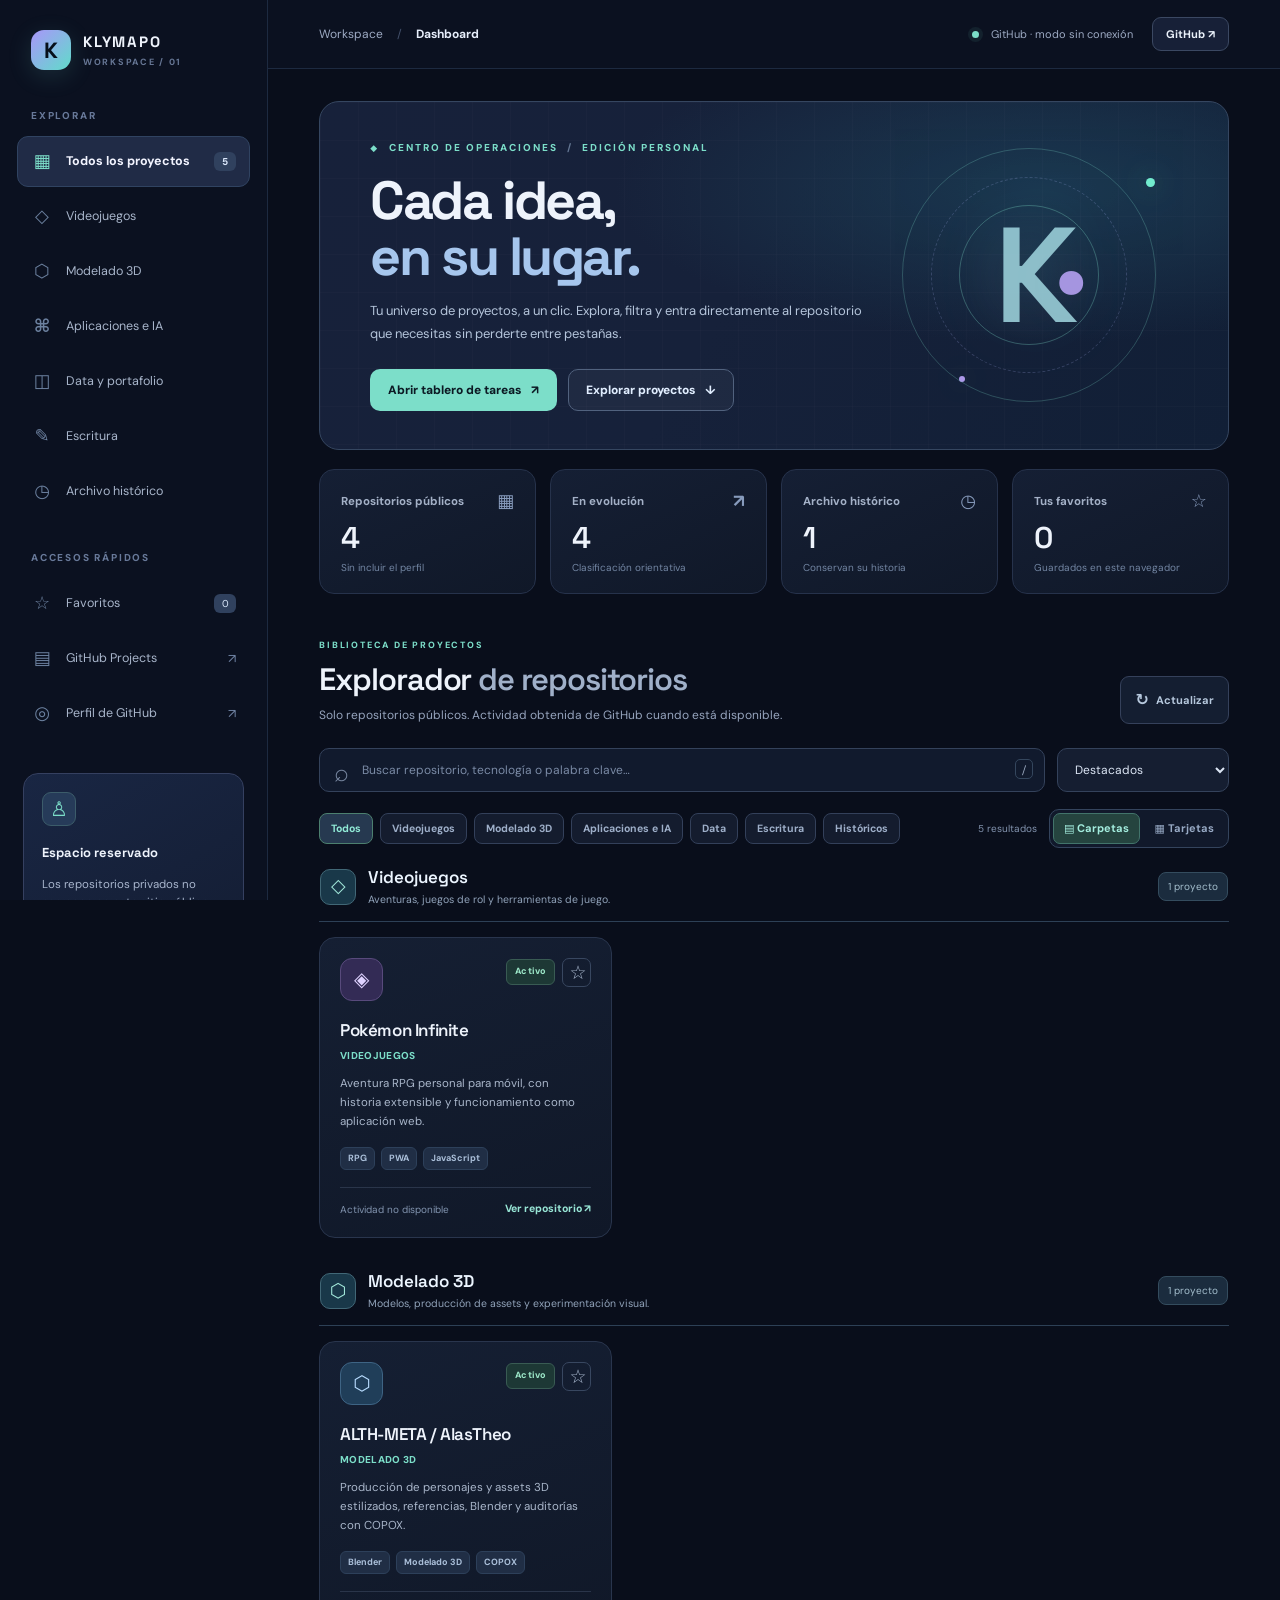
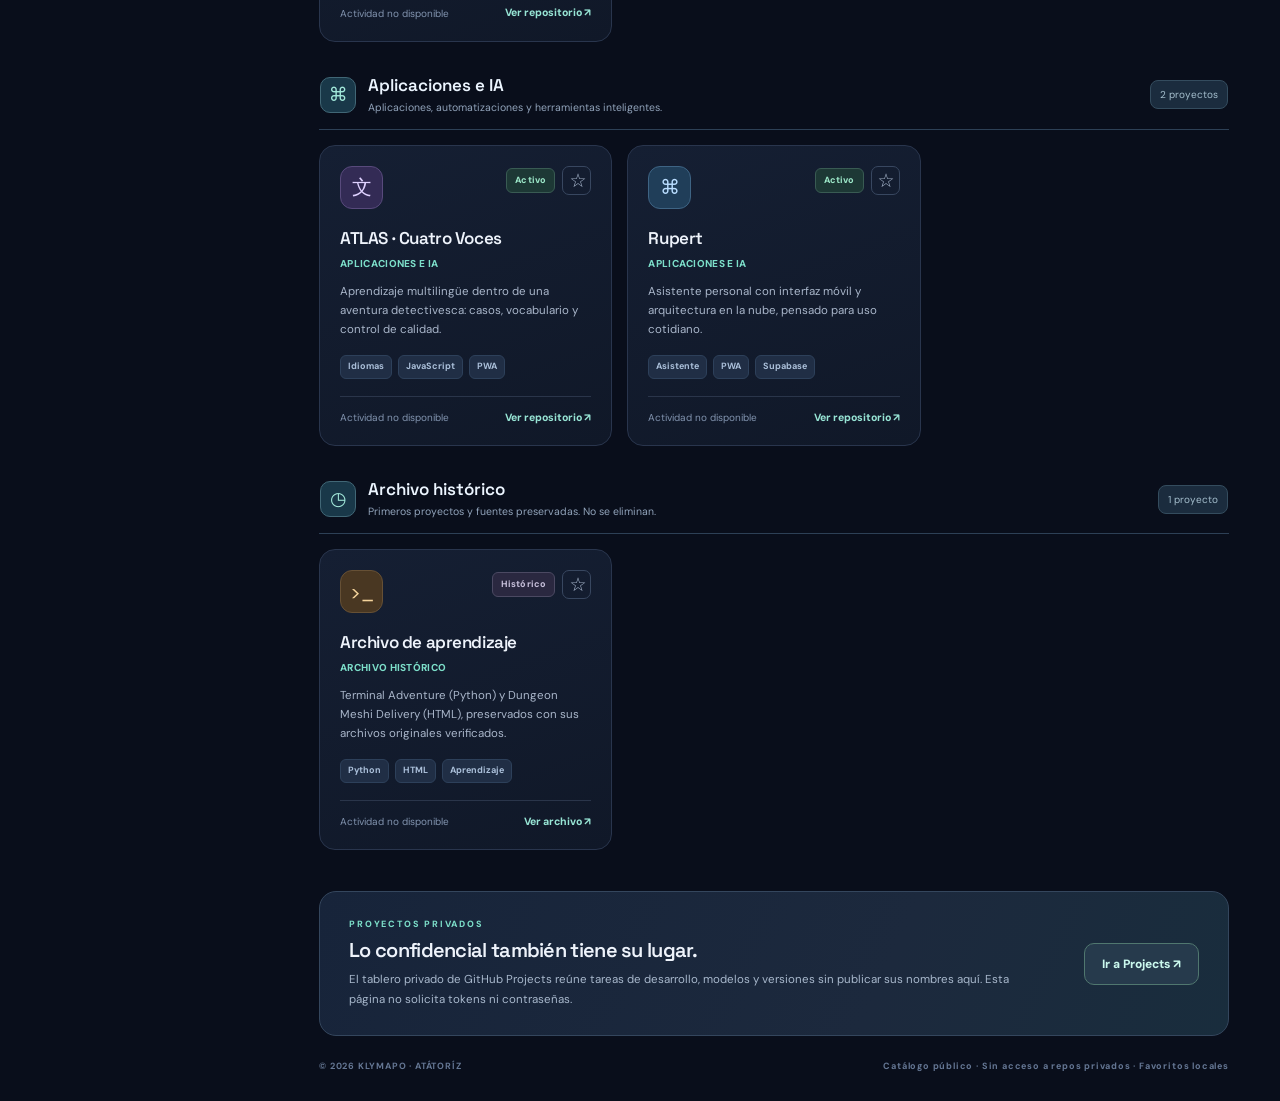
<file: archive/centro-de-control/index.html>
<!doctype html>
<html lang="es">
<head>
  <meta charset="utf-8">
  <meta name="viewport" content="width=device-width, initial-scale=1, viewport-fit=cover">
  <meta name="theme-color" content="#0b1120">
  <meta name="description" content="Centro de control público de Klymapo: proyectos, categorías y accesos directos.">
  <title>KLYMAPO · Centro de Control</title>
  <link rel="icon" type="image/svg+xml" href="./favicon.svg">
  <link rel="stylesheet" href="./styles.css">
  <script src="./app.js" defer></script>
</head>
<body>
  <div class="workspace">
    <aside class="sidebar" id="sidebar" aria-label="Navegación del espacio de trabajo">
      <a class="brand" href="./" aria-label="Klymapo, inicio">
        <span class="brand-mark">K</span>
        <span class="brand-words"><strong>KLYMAPO</strong><small>WORKSPACE / 01</small></span>
      </a>

      <div class="side-section">EXPLORAR</div>
      <nav class="side-nav" aria-label="Filtrar por área">
        <button type="button" class="side-link active" data-category="all"><span class="nav-symbol">▦</span><span>Todos los proyectos</span><span class="side-count" id="count-all">—</span></button>
        <button type="button" class="side-link" data-category="videojuegos"><span class="nav-symbol">◇</span><span>Videojuegos</span></button>
        <button type="button" class="side-link" data-category="modelado"><span class="nav-symbol">⬡</span><span>Modelado 3D</span></button>
        <button type="button" class="side-link" data-category="apps"><span class="nav-symbol">⌘</span><span>Aplicaciones e IA</span></button>
        <button type="button" class="side-link" data-category="datos"><span class="nav-symbol">◫</span><span>Data y portafolio</span></button>
        <button type="button" class="side-link" data-category="escritura"><span class="nav-symbol">✎</span><span>Escritura</span></button>
        <button type="button" class="side-link" data-category="historico"><span class="nav-symbol">◷</span><span>Archivo histórico</span></button>
      </nav>

      <div class="side-section section-spaced">ACCESOS RÁPIDOS</div>
      <nav class="side-nav" aria-label="Accesos directos">
        <button type="button" class="side-link" id="favorites-link"><span class="nav-symbol">☆</span><span>Favoritos</span><span class="side-count" id="favorites-count">0</span></button>
        <a class="side-link" href="https://github.com/users/Klymapo/projects" target="_blank" rel="noopener noreferrer"><span class="nav-symbol">▤</span><span>GitHub Projects</span><span class="outmark">↗</span></a>
        <a class="side-link" href="https://github.com/Klymapo" target="_blank" rel="noopener noreferrer"><span class="nav-symbol">◎</span><span>Perfil de GitHub</span><span class="outmark">↗</span></a>
      </nav>

      <div class="private-box">
        <div class="private-icon">♙</div>
        <strong>Espacio reservado</strong>
        <p>Los repositorios privados no aparecen en este sitio público. Adminístralos desde tu GitHub Project privado.</p>
        <a href="https://github.com/users/Klymapo/projects" target="_blank" rel="noopener noreferrer">Abrir tablero privado <span aria-hidden="true">↗</span></a>
      </div>
      <p class="sidebar-foot">ATÁTORÍZ / BUILD & EXPLORE<br>Hecho para organizar, no acumular.</p>
    </aside>

    <div class="main-wrap">
      <header class="topbar">
        <div class="top-left">
          <button type="button" class="mobile-menu" id="menu-toggle" aria-label="Abrir menú" aria-expanded="false">☰</button>
          <span class="crumb">Workspace</span><span class="crumb-separator">/</span><strong>Dashboard</strong>
        </div>
        <div class="top-right">
          <span class="connection-dot" aria-hidden="true"></span>
          <span id="sync-label">Catálogo público</span>
          <a class="github-action" href="https://github.com/Klymapo" target="_blank" rel="noopener noreferrer" aria-label="Abrir perfil de GitHub">GitHub ↗</a>
        </div>
      </header>

      <main class="main-content">
        <section class="hero" aria-labelledby="page-title">
          <div class="hero-orb orb-one"></div><div class="hero-orb orb-two"></div>
          <div class="hero-content">
            <div class="eyebrow"><span class="tiny-diamond">◆</span> CENTRO DE OPERACIONES <span class="eyebrow-separator">/</span> EDICIÓN PERSONAL</div>
            <h1 id="page-title">Cada idea,<br><em>en su lugar.</em></h1>
            <p>Tu universo de proyectos, a un clic. Explora, filtra y entra directamente al repositorio que necesitas sin perderte entre pestañas.</p>
            <div class="hero-actions">
              <a class="button-primary" href="https://github.com/users/Klymapo/projects" target="_blank" rel="noopener noreferrer">Abrir tablero de tareas <span aria-hidden="true">↗</span></a>
              <button type="button" class="button-ghost" id="explore-button">Explorar proyectos <span aria-hidden="true">↓</span></button>
            </div>
          </div>
          <div class="hero-decoration" aria-hidden="true"><div class="orbit orbit-a"></div><div class="orbit orbit-b"></div><div class="orbit orbit-c"></div><span class="hero-glyph">K<span>·</span></span></div>
        </section>

        <section class="metrics" aria-label="Resumen de repositorios públicos">
          <article class="metric"><div class="metric-caption">Repositorios públicos <span class="metric-icon">▦</span></div><div class="metric-value" id="metric-total">5</div><div class="metric-note">Sin incluir el perfil</div></article>
          <article class="metric"><div class="metric-caption">En evolución <span class="metric-icon">↗</span></div><div class="metric-value" id="metric-active">4</div><div class="metric-note">Clasificación orientativa</div></article>
          <article class="metric"><div class="metric-caption">Archivo histórico <span class="metric-icon">◷</span></div><div class="metric-value" id="metric-archive">3</div><div class="metric-note">Conservan su historia</div></article>
          <article class="metric"><div class="metric-caption">Tus favoritos <span class="metric-icon">☆</span></div><div class="metric-value" id="metric-favorites">0</div><div class="metric-note">Guardados en este navegador</div></article>
        </section>

        <section class="portfolio-section" id="projects" aria-labelledby="projects-title">
          <div class="section-header">
            <div><div class="eyebrow section-eyebrow">BIBLIOTECA DE PROYECTOS</div><h2 id="projects-title">Explorador <span class="heading-dim">de repositorios</span></h2><p class="section-subtitle">Solo repositorios públicos. Actividad obtenida de GitHub cuando está disponible.</p></div>
            <button type="button" id="refresh-button" class="refresh-button" aria-label="Actualizar información desde GitHub"><span aria-hidden="true">↻</span> Actualizar</button>
          </div>
          <div class="filter-bar">
            <label class="search-wrapper" for="search-input"><span class="search-icon" aria-hidden="true">⌕</span><input id="search-input" type="search" placeholder="Buscar repositorio, tecnología o palabra clave…" autocomplete="off"><kbd>/</kbd></label>
            <label class="sort-label" for="sort-select"><span class="visually-hidden">Ordenar</span><select id="sort-select"><option value="featured">Destacados</option><option value="updated">Actividad reciente</option><option value="name">Nombre A–Z</option></select></label>
          </div>
          <div class="active-filters"><div class="chip-wrap" id="category-chips" aria-label="Categorías">
              <button class="chip active" type="button" data-chip="all">Todos</button>
              <button class="chip" type="button" data-chip="videojuegos">Videojuegos</button>
              <button class="chip" type="button" data-chip="modelado">Modelado 3D</button>
              <button class="chip" type="button" data-chip="apps">Aplicaciones e IA</button>
              <button class="chip" type="button" data-chip="datos">Data</button>
              <button class="chip" type="button" data-chip="escritura">Escritura</button>
              <button class="chip" type="button" data-chip="historico">Históricos</button>
            </div>
            <div class="view-toolbar">
              <span class="result-count" id="results-count" aria-live="polite">6 resultados</span>
              <div class="view-switch" role="group" aria-label="Vista de repositorios">
                <button type="button" id="view-folders" class="view-button active" aria-pressed="true" title="Agrupar por áreas">▤ <span>Carpetas</span></button>
                <button type="button" id="view-cards" class="view-button" aria-pressed="false" title="Mostrar todas las tarjetas">▦ <span>Tarjetas</span></button>
              </div>
            </div></div>
          <div class="repo-list" id="repo-grid" aria-live="polite"></div>
          <div class="empty-state hidden" id="empty-state"><span class="empty-icon" aria-hidden="true">⌕</span><h3>Nada por aquí… todavía.</h3><p>Prueba otra búsqueda o vuelve a ver todos los proyectos.</p><button type="button" id="clear-filters" class="button-primary">Limpiar filtros</button></div>
        </section>

        <section class="end-banner" aria-label="Área privada">
          <div><div class="eyebrow section-eyebrow">PROYECTOS PRIVADOS</div><h2>Lo confidencial también tiene su lugar.</h2><p>El tablero privado de GitHub Projects reúne tareas de desarrollo, modelos y versiones sin publicar sus nombres aquí. Esta página no solicita tokens ni contraseñas.</p></div>
          <a class="button-secondary" href="https://github.com/users/Klymapo/projects" target="_blank" rel="noopener noreferrer">Ir a Projects ↗</a>
        </section>
        <footer class="footer"><span>© 2026 KLYMAPO · ATÁTORÍZ</span><span>Catálogo público · Sin acceso a repos privados · Favoritos locales</span></footer>
      </main>
    </div>
  </div>
  <div class="mobile-overlay hidden" id="mobile-overlay"></div>
</body>
</html>
</file>
<file: archive/centro-de-control/styles.css>
@import url('https://fonts.googleapis.com/css2?family=DM+Sans:wght@400;500;600;700;800&family=Space+Grotesk:wght@400;500;600;700&display=swap');
:root{color-scheme:dark;--bg:#090e1b;--sidebar:#0b1120;--panel:#111a2c;--panel-2:#141f34;--line:#26324b;--line-soft:#1d2a40;--text:#eef3fb;--muted:#96a4bd;--soft:#677795;--teal:#7cdec9;--accent:#b7a5ff;--orange:#ffbd86;--radius:17px;--font: 'DM Sans',system-ui,-apple-system,BlinkMacSystemFont,'Segoe UI',sans-serif;--display:'Space Grotesk',var(--font)}
*{box-sizing:border-box}html{scroll-behavior:smooth}body{margin:0;background:var(--bg);color:var(--text);font-family:var(--font);line-height:1.5}button,input,select{font:inherit}button{cursor:pointer}a{color:inherit;text-decoration:none}button:focus-visible,a:focus-visible,input:focus-visible,select:focus-visible{outline:2px solid var(--teal);outline-offset:3px}::selection{background:#4c6686;color:white}
.hidden{display:none!important}.visually-hidden{position:absolute;clip:rect(0,0,0,0);width:1px;height:1px;overflow:hidden;white-space:nowrap}
.workspace{display:flex;min-height:100vh}.sidebar{width:268px;flex:0 0 268px;min-height:100vh;padding:30px 17px 18px;background:var(--sidebar);border-right:1px solid var(--line-soft);display:flex;flex-direction:column;gap:0;position:sticky;top:0;height:100vh;overflow-y:auto;z-index:30}
.brand{display:flex;align-items:center;gap:12px;padding:0 14px 38px}.brand-mark{display:grid;place-items:center;width:40px;height:40px;background:linear-gradient(135deg,#a996fa,#60dcca);color:#06101a;border-radius:13px;font-size:22px;font-family:var(--display);font-weight:800;box-shadow:0 6px 25px #6ed9cc25}.brand-words{display:flex;flex-direction:column;gap:2px}.brand-words strong{font-family:var(--display);letter-spacing:.12em;font-size:15px}.brand-words small{font-size:9px;letter-spacing:.19em;color:var(--soft);font-weight:700}
.side-section{color:#687999;font-size:10px;font-weight:800;letter-spacing:.18em;padding:0 14px 13px}.section-spaced{margin-top:33px}.side-nav{display:flex;flex-direction:column;gap:4px}.side-link{border:1px solid transparent;width:100%;display:flex;align-items:center;gap:13px;color:#a8b5ca;background:none;padding:11px 13px;font-size:12.5px;text-align:left;border-radius:11px;transition:.18s}.side-link span:nth-child(2){flex:1}.side-link:hover{background:#182339;color:#f4f7ff}.side-link.active{background:#202b46;border-color:#304361;color:#f2f4ff;font-weight:700}.side-link.active .nav-symbol{color:var(--teal)}.nav-symbol{width:22px;text-align:center;font-size:18px;font-weight:700;color:#6c819f}.side-count{background:#30415e;border-radius:6px;font-size:10px;min-width:22px;text-align:center;padding:2px 5px;color:#dbe8fb}.outmark{font-size:13px;color:#7083a3}
.private-box{border:1px solid #354060;background:linear-gradient(150deg,#192643,#131c31);padding:18px;border-radius:15px;margin:34px 6px 0}.private-icon{background:#263b59;color:var(--teal);border:1px solid #3c5c6a;border-radius:9px;display:grid;place-items:center;width:34px;height:34px;margin-bottom:14px;font-size:20px}.private-box strong{font-family:var(--display);font-size:13px}.private-box p{font-size:11.5px;color:#a8b5cd;line-height:1.65}.private-box a{display:inline-block;color:var(--teal);font-size:11.5px;font-weight:700;margin-top:7px}.private-box a:hover{text-decoration:underline}.sidebar-foot{margin:auto 13px 3px;padding-top:33px;font-size:9px;letter-spacing:.14em;line-height:1.9;color:#687997}
.main-wrap{flex:1;min-width:0}.topbar{height:69px;border-bottom:1px solid var(--line-soft);display:flex;align-items:center;justify-content:space-between;gap:12px;padding:0 clamp(24px,4vw,64px);background:#0b1220ef}.top-left,.top-right{display:flex;align-items:center;gap:14px;font-size:12px;color:#9daac3}.top-left strong{font-weight:700;color:#e7eefb}.crumb-separator{color:#43506b}.top-right{gap:12px;font-size:11px}.connection-dot{width:7px;height:7px;border-radius:50%;background:var(--teal);box-shadow:0 0 0 4px #79dccc13}.github-action{border:1px solid #3b4862;background:#172037;border-radius:9px;padding:8px 13px;color:#eaf1fa;font-size:11px;font-weight:700;margin-left:7px}.github-action:hover{border-color:#8f9cb8}.mobile-menu{display:none}
.main-content{max-width:1480px;margin:0 auto;padding:32px clamp(24px,4vw,64px) 23px}.hero{min-height:305px;border:1px solid #354660;border-radius:20px;position:relative;overflow:hidden;display:flex;align-items:center;background:radial-gradient(ellipse at 80% 25%,#1b3951 0%,transparent 42%),linear-gradient(120deg,#17213a 0%,#16213a 47%,#111f36 100%);padding:38px 50px;isolation:isolate}.hero:after{content:'';pointer-events:none;position:absolute;inset:0;background-image:linear-gradient(to right,#ffffff04 1px,transparent 1px),linear-gradient(to bottom,#ffffff04 1px,transparent 1px);background-size:38px 38px;z-index:-1}.hero-content{position:relative;z-index:2;max-width:620px}.eyebrow{color:var(--teal);font-size:10px;letter-spacing:.2em;font-weight:800}.tiny-diamond{font-size:9px;margin-right:6px}.eyebrow-separator{color:#637692;margin:0 5px}.hero h1{font:700 clamp(34px,4.2vw,54px)/1.06 var(--display);letter-spacing:-.045em;margin:16px 0 15px}.hero h1 em{font-style:normal;color:#a6c6ed}.hero p{font-size:13px;line-height:1.75;color:#b5c5db;max-width:495px;margin:0}.hero-actions{display:flex;flex-wrap:wrap;gap:11px;margin-top:23px}.button-primary,.button-ghost,.button-secondary{display:inline-flex;align-items:center;justify-content:center;gap:10px;padding:11px 17px;font-size:12px;font-weight:800;border-radius:10px;transition:.17s;border:1px solid transparent}.button-primary{background:var(--teal);color:#0c1a24}.button-primary:hover{background:#a2f2df;transform:translateY(-1px)}.button-ghost{background:#ffffff0a;color:#e1eeff;border-color:#51627e}.button-ghost:hover{background:#ffffff1e}.hero-decoration{position:absolute;right:7%;top:50%;transform:translateY(-50%);width:270px;height:270px;display:grid;place-items:center;opacity:.85}.orbit{position:absolute;border:1px solid #87ead446;border-radius:50%;inset:8px}.orbit-b{inset:37px;border-style:dashed;border-color:#a5aeeb45;transform:rotate(30deg)}.orbit-c{inset:65px;border-color:#87ead457}.hero-glyph{font-family:var(--display);font-size:135px;font-weight:600;letter-spacing:-.15em;color:#a2d8e1;text-shadow:0 0 65px #a2d8e133}.hero-glyph span{color:#bea8fc}.hero-orb{position:absolute;border-radius:50%;background:#72ecce;box-shadow:0 0 30px #72ecce77;width:9px;height:9px;right:8%;top:22%}.orb-two{background:#ac98e9;right:29%;top:79%;width:6px;height:6px}
.metrics{display:grid;grid-template-columns:repeat(4,minmax(0,1fr));gap:14px;margin:19px 0 45px}.metric{border:1px solid var(--line);border-radius:15px;padding:18px 21px;background:linear-gradient(155deg,#151f34,#101828);min-width:0}.metric-caption{color:#a4b1c7;font-size:11.5px;font-weight:700;display:flex;justify-content:space-between;align-items:center;gap:5px}.metric-icon{font-size:18px;color:#879bbc}.metric-value{font:600 30px var(--display);letter-spacing:-.035em;margin:3px 0}.metric-note{font-size:10px;color:#7386a3}
.section-header{display:flex;justify-content:space-between;align-items:flex-end;gap:18px}.section-eyebrow{font-size:9px}.section-header h2,.end-banner h2{font:600 clamp(23px,2.6vw,31px)/1.22 var(--display);margin:9px 0 7px;letter-spacing:-.035em}.heading-dim{color:#a0b0c9}.section-subtitle{font-size:12px;color:var(--muted);margin:0}.refresh-button{border:1px solid #35415b;background:#141e31;border-radius:9px;color:#b6c8dd;font-size:11px;font-weight:700;padding:11px 14px;white-space:nowrap}.refresh-button:hover{border-color:#8bd9c8;color:white}.refresh-button span{font-size:16px;vertical-align:-1px;margin-right:4px}.refresh-button:disabled{opacity:.5;cursor:wait}
.filter-bar{display:flex;gap:12px;margin-top:24px}.search-wrapper{position:relative;flex:1}.search-wrapper input{background:#111a2d;border:1px solid #34425b;border-radius:10px;width:100%;color:#f6faff;height:44px;padding:0 45px 0 42px;outline:none;font-size:12px}.search-wrapper input:focus{border-color:#79cebe;box-shadow:0 0 0 3px #7fcfba17}.search-wrapper input::placeholder{color:#7b8ba6}.search-icon{position:absolute;left:15px;top:6px;font-size:25px;color:#7887a1}.search-wrapper kbd{position:absolute;right:12px;top:11px;border:1px solid #34465d;color:#9dacc2;border-radius:5px;font:11px var(--display);padding:2px 6px}.sort-label select{height:44px;background:#151e31;border:1px solid #34425b;color:#dce6f5;padding:0 31px 0 13px;border-radius:10px;font-size:12px;min-width:159px}.active-filters{display:flex;justify-content:space-between;align-items:center;gap:10px;margin:17px 0 18px}.chip-wrap{display:flex;gap:7px;flex-wrap:wrap}.chip{padding:7px 11px;border:1px solid #33405a;background:#141c2e;color:#9eafc9;border-radius:8px;font-size:10.5px;font-weight:700}.chip:hover{color:#fff;border-color:#637491}.chip.active{background:#263950;color:#91ebd7;border-color:#4c806f}.result-count{color:#8495b0;font-size:10px;white-space:nowrap}
.cards-grid{display:grid;grid-template-columns:repeat(3,minmax(0,1fr));gap:15px}.repo-card{border:1px solid #29354d;border-radius:16px;background:linear-gradient(160deg,#151f33,#101828);padding:20px;min-width:0;display:flex;flex-direction:column;gap:0;position:relative;transition:border-color .2s,transform .2s,box-shadow .2s;min-height:252px}.repo-card:hover{transform:translateY(-3px);border-color:#556d87;box-shadow:0 15px 35px #00000018}.card-top{display:flex;align-items:flex-start;justify-content:space-between;gap:8px;margin-bottom:19px}.project-icon{border:1px solid #406078;background:#203a4b;border-radius:12px;width:43px;height:43px;display:grid;place-items:center;font-size:20px;color:#a3e2d8}.project-icon.purple{background:#332b55;border-color:#584a7c;color:#dfd2ff}.project-icon.gold{background:#493722;border-color:#665035;color:#f5d49c}.project-icon.blue{background:#203e59;border-color:#3e6484;color:#b9ddff}.card-tools{display:flex;gap:7px;align-items:center}.status-pill{font-size:9px;font-weight:800;letter-spacing:.02em;border:1px solid #395b53;color:#9ce7c8;background:#1d3835;border-radius:6px;padding:5px 8px;white-space:nowrap}.status-pill.historical{border-color:#4b4962;background:#2a2840;color:#c5bed9}.status-pill.tool{border-color:#5d5340;background:#342c23;color:#e9d2aa}.favorite-button{background:transparent;border:1px solid #384760;border-radius:7px;width:29px;height:29px;color:#aab9cf;font-size:19px;line-height:1}.favorite-button:hover,.favorite-button.on{color:#f5c97a;border-color:#b5975c;background:#332b20}.repo-card h3{font:600 17px/1.25 var(--display);margin:0 0 7px;letter-spacing:-.025em;overflow-wrap:anywhere}.card-category{color:var(--teal);font-size:10px;font-weight:800;margin-bottom:12px;letter-spacing:.03em}.card-description{font-size:11.5px;line-height:1.65;color:#a9b6ca;margin:0 0 15px;flex-grow:1}.tags{display:flex;flex-wrap:wrap;gap:6px;margin:0 0 17px}.tag{background:#202e45;border:1px solid #2d405a;border-radius:6px;color:#abc0da;padding:4px 7px;font-size:9px;font-weight:700}.card-footer{display:flex;justify-content:space-between;align-items:center;gap:10px;border-top:1px solid #2a354a;padding-top:13px;margin-top:auto}.card-update{font-size:10px;color:#8294af;overflow:hidden;text-overflow:ellipsis;white-space:nowrap}.card-action{display:inline-flex;gap:6px;align-items:center;color:#97e5d5;font-weight:800;font-size:10.5px;white-space:nowrap}.card-action:hover{text-decoration:underline}
.empty-state{border:1px dashed #354560;border-radius:16px;text-align:center;padding:60px 20px;color:#aabbd1}.empty-state h3{color:#eef4ff;font:600 20px var(--display);margin:9px 0}.empty-state p{font-size:12px}.empty-icon{font-size:40px;color:#81cdbd}
.end-banner{display:flex;justify-content:space-between;align-items:center;gap:24px;margin-top:41px;padding:26px 29px;border-radius:17px;border:1px solid #34465d;background:linear-gradient(115deg,#17243a,#1c293d 62%,#192d3d)}.end-banner h2{font-size:20px;margin:6px 0 8px}.end-banner p{color:#a8b8cc;max-width:660px;font-size:11.5px;line-height:1.7;margin:0}.button-secondary{background:#263a4c;color:#cbf9ee;border-color:#50776f;white-space:nowrap}.button-secondary:hover{background:#304f5a}.footer{display:flex;justify-content:space-between;gap:16px;padding:24px 0 4px;color:#657794;font-size:9px;font-weight:700;letter-spacing:.09em}
.mobile-overlay{display:none}
@media(max-width:1210px){.sidebar{width:238px;flex-basis:238px}.main-content{padding-left:28px;padding-right:28px}.topbar{padding:0 28px}.cards-grid{grid-template-columns:repeat(2,minmax(0,1fr))}.hero-decoration{right:0;opacity:.5}.hero-content{max-width:570px}}
@media(max-width:850px){.sidebar{position:fixed;transform:translateX(-102%);transition:transform .2s ease;box-shadow:18px 0 55px #0005}.sidebar.open{transform:translateX(0)}.mobile-overlay{display:block;position:fixed;inset:0;background:#0009;z-index:20}.mobile-overlay.hidden{display:none}.mobile-menu{display:inline-flex;justify-content:center;align-items:center;border:1px solid #33445f;background:#1a263b;color:white;border-radius:8px;width:35px;height:35px;font-size:16px}.topbar{height:60px}.main-content{padding-top:22px}.hero{padding:34px}.hero-decoration{right:-55px}.metrics{margin-bottom:35px}}
@media(max-width:600px){.topbar{padding:0 17px}.top-right{gap:8px}.top-right #sync-label{display:none}.github-action{padding:7px 10px;margin:0}.main-content{padding:16px 15px 24px}.hero{min-height:320px;padding:28px 24px;border-radius:16px}.hero h1{font-size:37px}.hero p{font-size:12px;max-width:360px}.hero-decoration{right:-115px;opacity:.21}.hero-actions{gap:9px}.button-primary,.button-ghost{font-size:11px;padding:11px 13px}.metrics{grid-template-columns:repeat(2,minmax(0,1fr));gap:9px;margin:11px 0 32px}.metric{padding:14px}.metric-caption{font-size:10px}.metric-value{font-size:28px}.section-header{align-items:flex-start}.section-header h2{font-size:24px}.section-subtitle{font-size:11px}.refresh-button{padding:8px;font-size:0}.refresh-button span{font-size:20px;margin:0}.filter-bar{flex-wrap:wrap}.search-wrapper{flex-basis:100%}.sort-label,.sort-label select{width:100%}.active-filters{align-items:flex-start;flex-direction:column}.cards-grid{grid-template-columns:minmax(0,1fr);gap:11px}.repo-card{min-height:226px}.end-banner{display:block;padding:23px 20px}.button-secondary{margin-top:18px}.footer{flex-direction:column;gap:6px}.side-link{font-size:13px}}
@media(prefers-reduced-motion:reduce){*,*:before,*:after{scroll-behavior:auto!important;transition-duration:.01ms!important;animation-duration:.01ms!important}}

/* Explorador de repositorios: carpetas por área, sin alterar repos Git */
.view-toolbar{display:flex;align-items:center;gap:12px;margin-left:auto;flex-wrap:wrap;justify-content:flex-end}
.view-switch{display:inline-flex;padding:3px;gap:3px;border:1px solid #34445d;background:#11192b;border-radius:10px}
.view-button{border:1px solid transparent;border-radius:7px;background:transparent;color:#97a9c4;padding:6px 10px;font-size:11px;font-weight:700;white-space:nowrap}
.view-button.active{border-color:#42746b;background:#25443f;color:#a4eedf}
.view-button:hover{color:#f2ffff}
.repo-list.folders-view{display:flex;flex-direction:column;gap:32px}
.folder-section{min-width:0}
.folder-head{display:flex;align-items:center;justify-content:space-between;gap:16px;padding:0 1px 13px;margin-bottom:15px;border-bottom:1px solid #2d4056}
.folder-caption{display:flex;align-items:center;gap:12px;min-width:0}
.folder-icon{display:grid;place-items:center;width:36px;height:36px;flex:0 0 36px;border:1px solid #416776;border-radius:10px;color:#a3e9db;background:#193849;font-size:19px}
.folder-head-copy h3{font:600 17px var(--display);margin:0;color:#ecf5ff}
.folder-head-copy p{font-size:10.5px;color:#91a3ba;margin:4px 0 0}
.folder-count{font-size:10px;white-space:nowrap;color:#a5bfce;border:1px solid #344c5e;background:#1b2c3e;border-radius:8px;padding:6px 9px}
@media(max-width:600px){.active-filters{gap:12px}.view-toolbar{width:100%;justify-content:space-between}.folder-head{align-items:flex-start;gap:6px}.folder-head-copy h3{font-size:15px}.folder-head-copy p{font-size:10px}.folder-count{font-size:9px}.repo-list.folders-view{gap:27px}.view-button{padding:6px 8px}}
</file>
